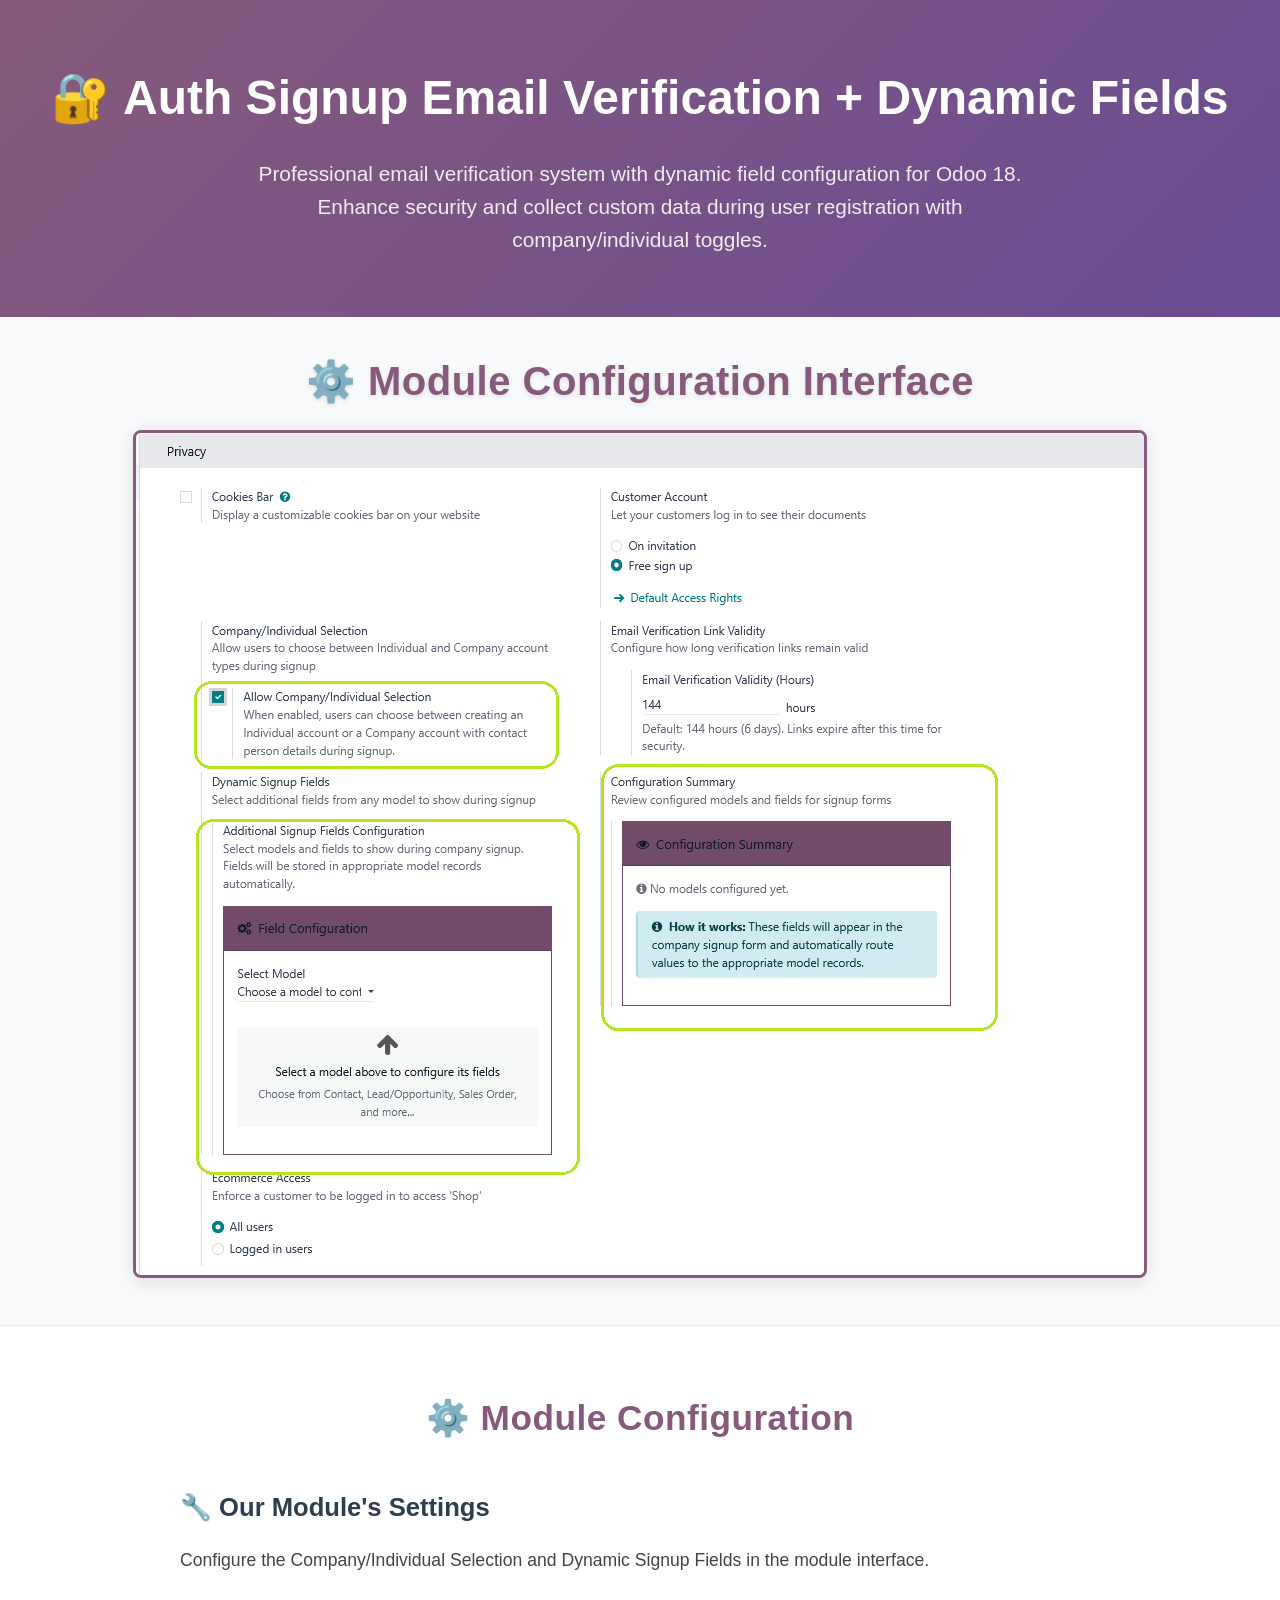
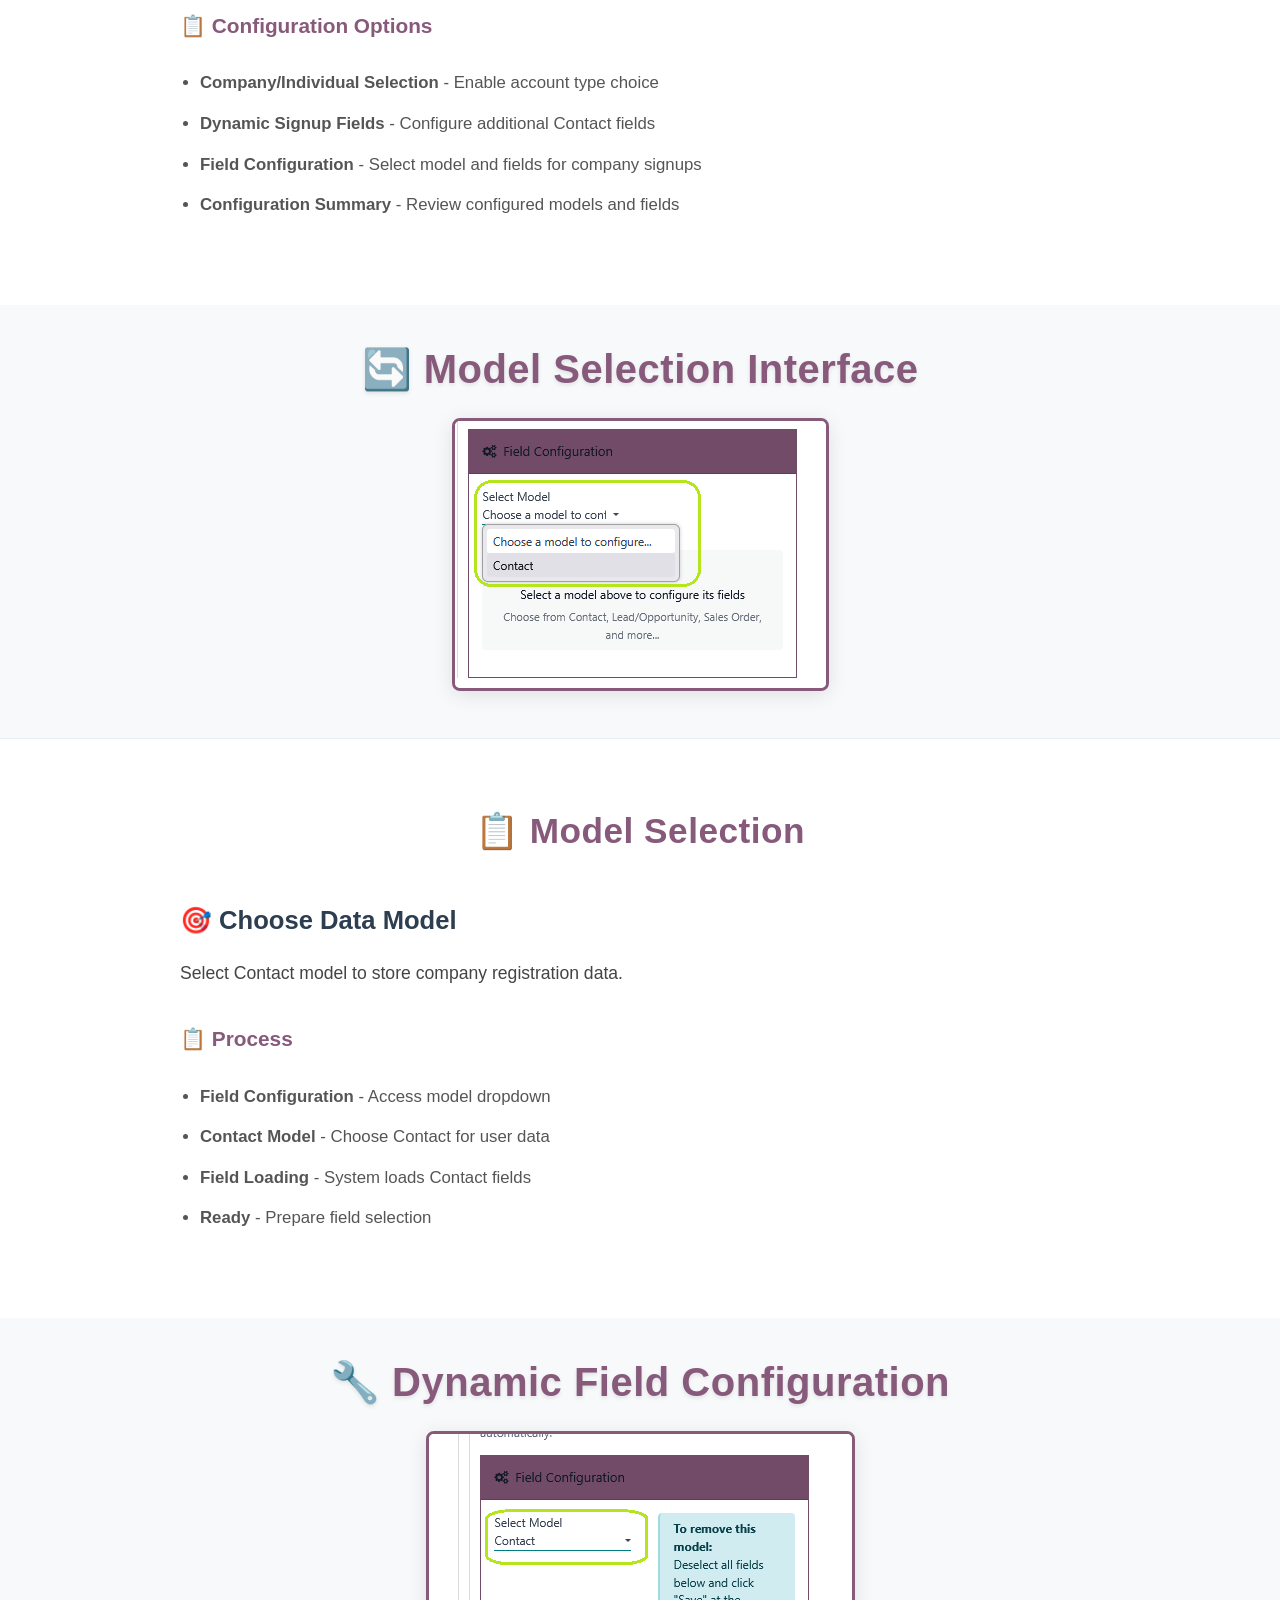
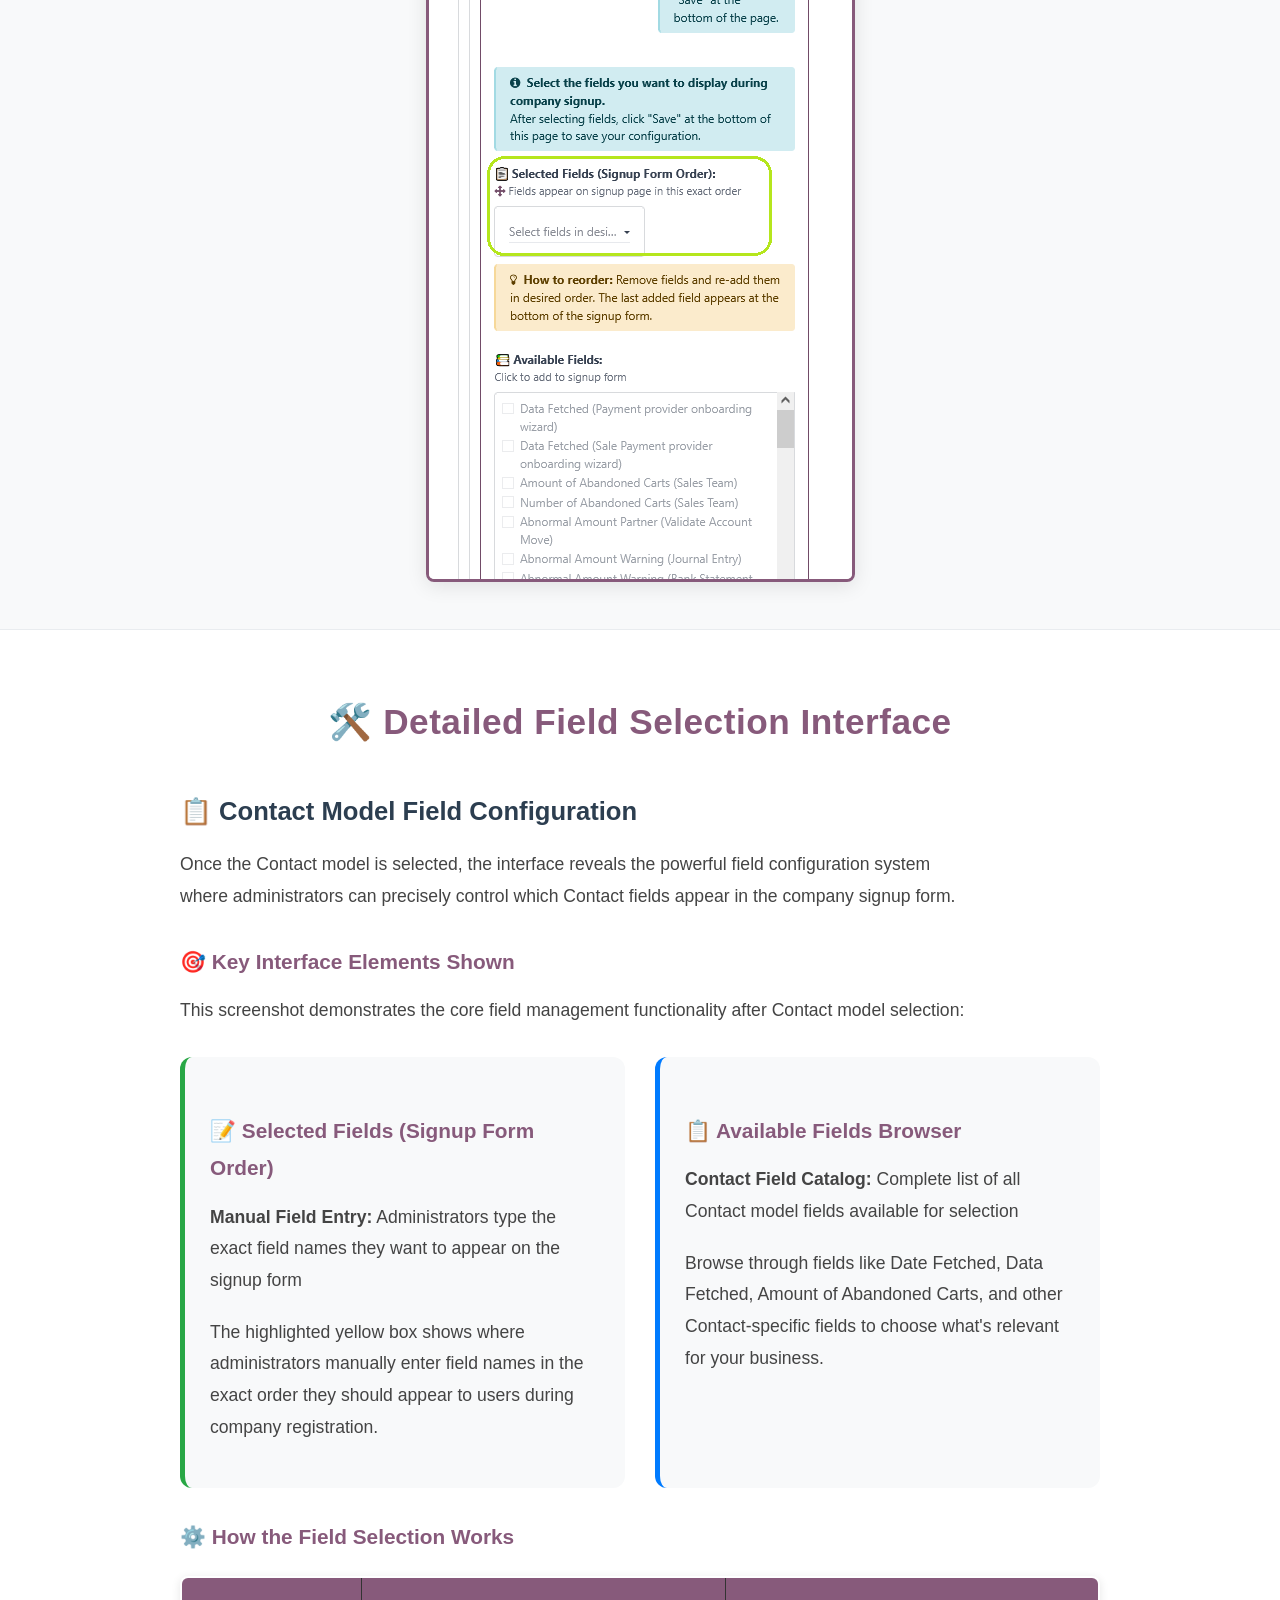
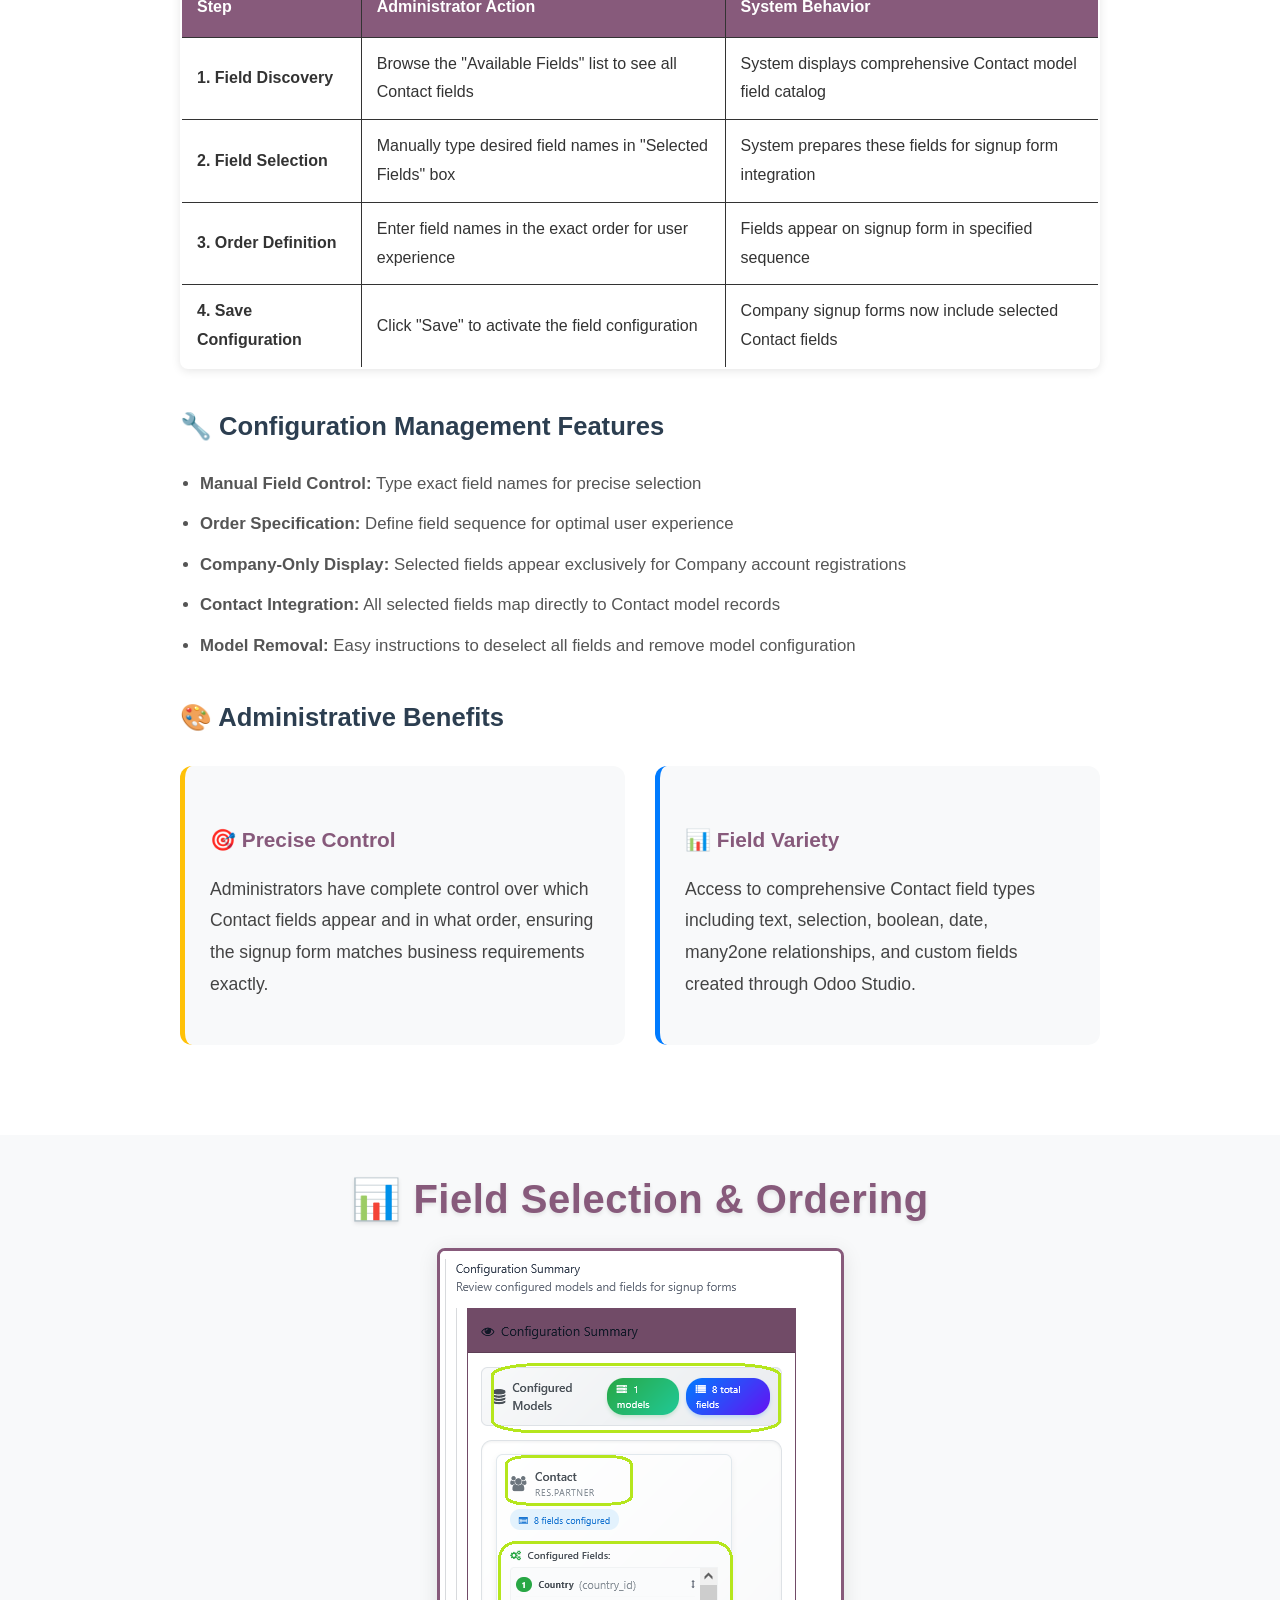
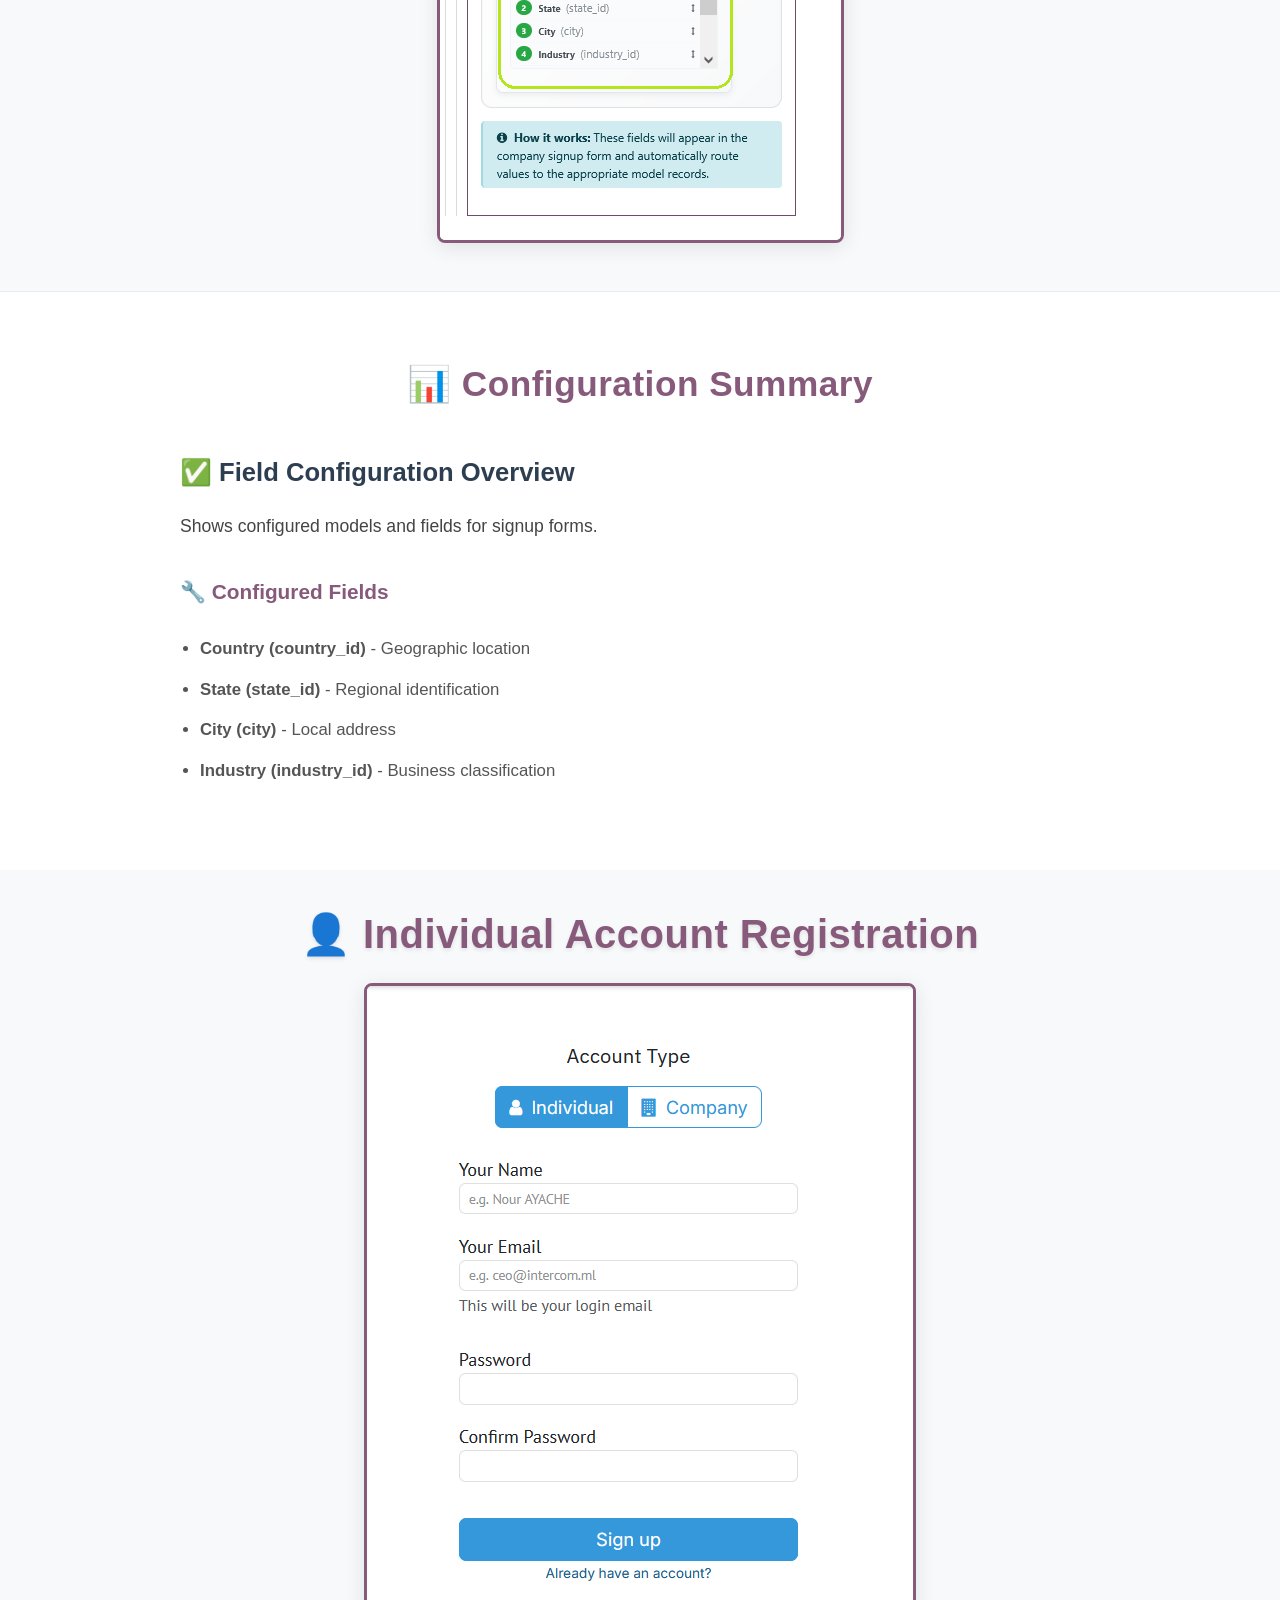
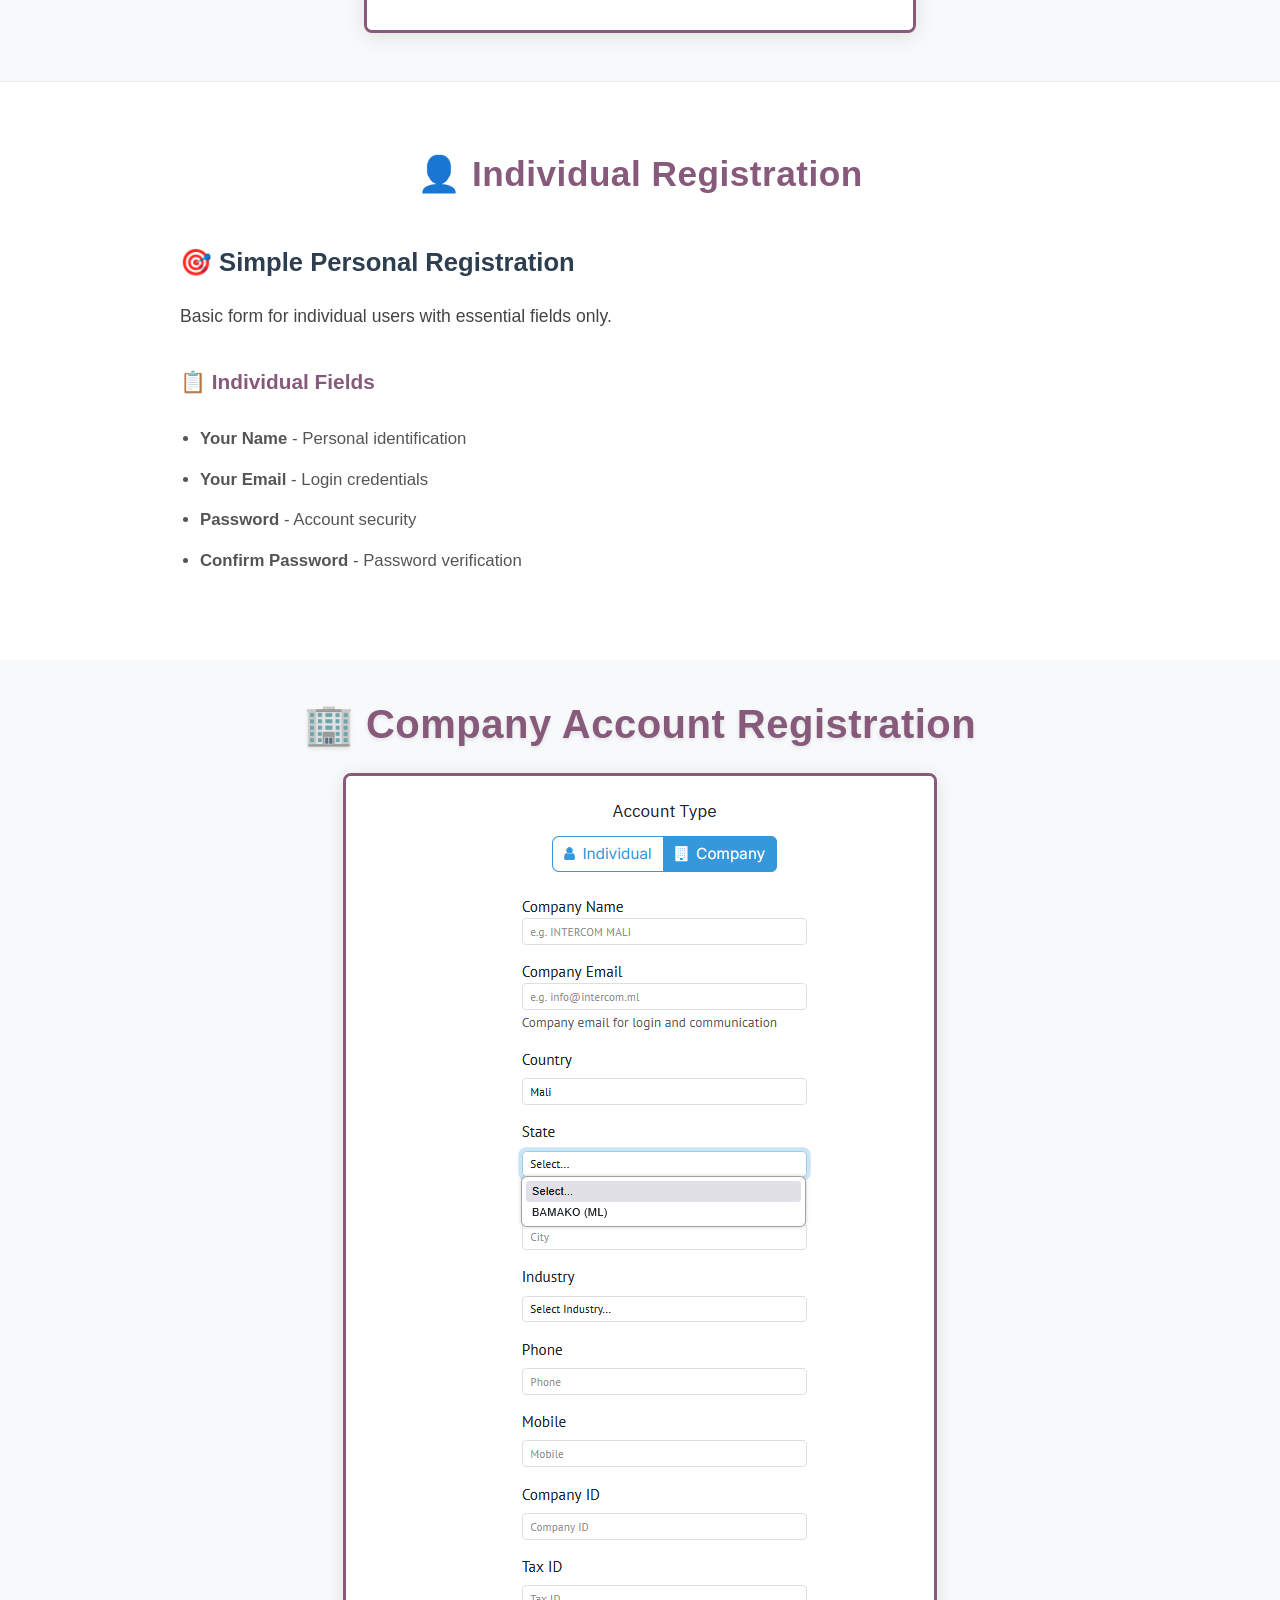
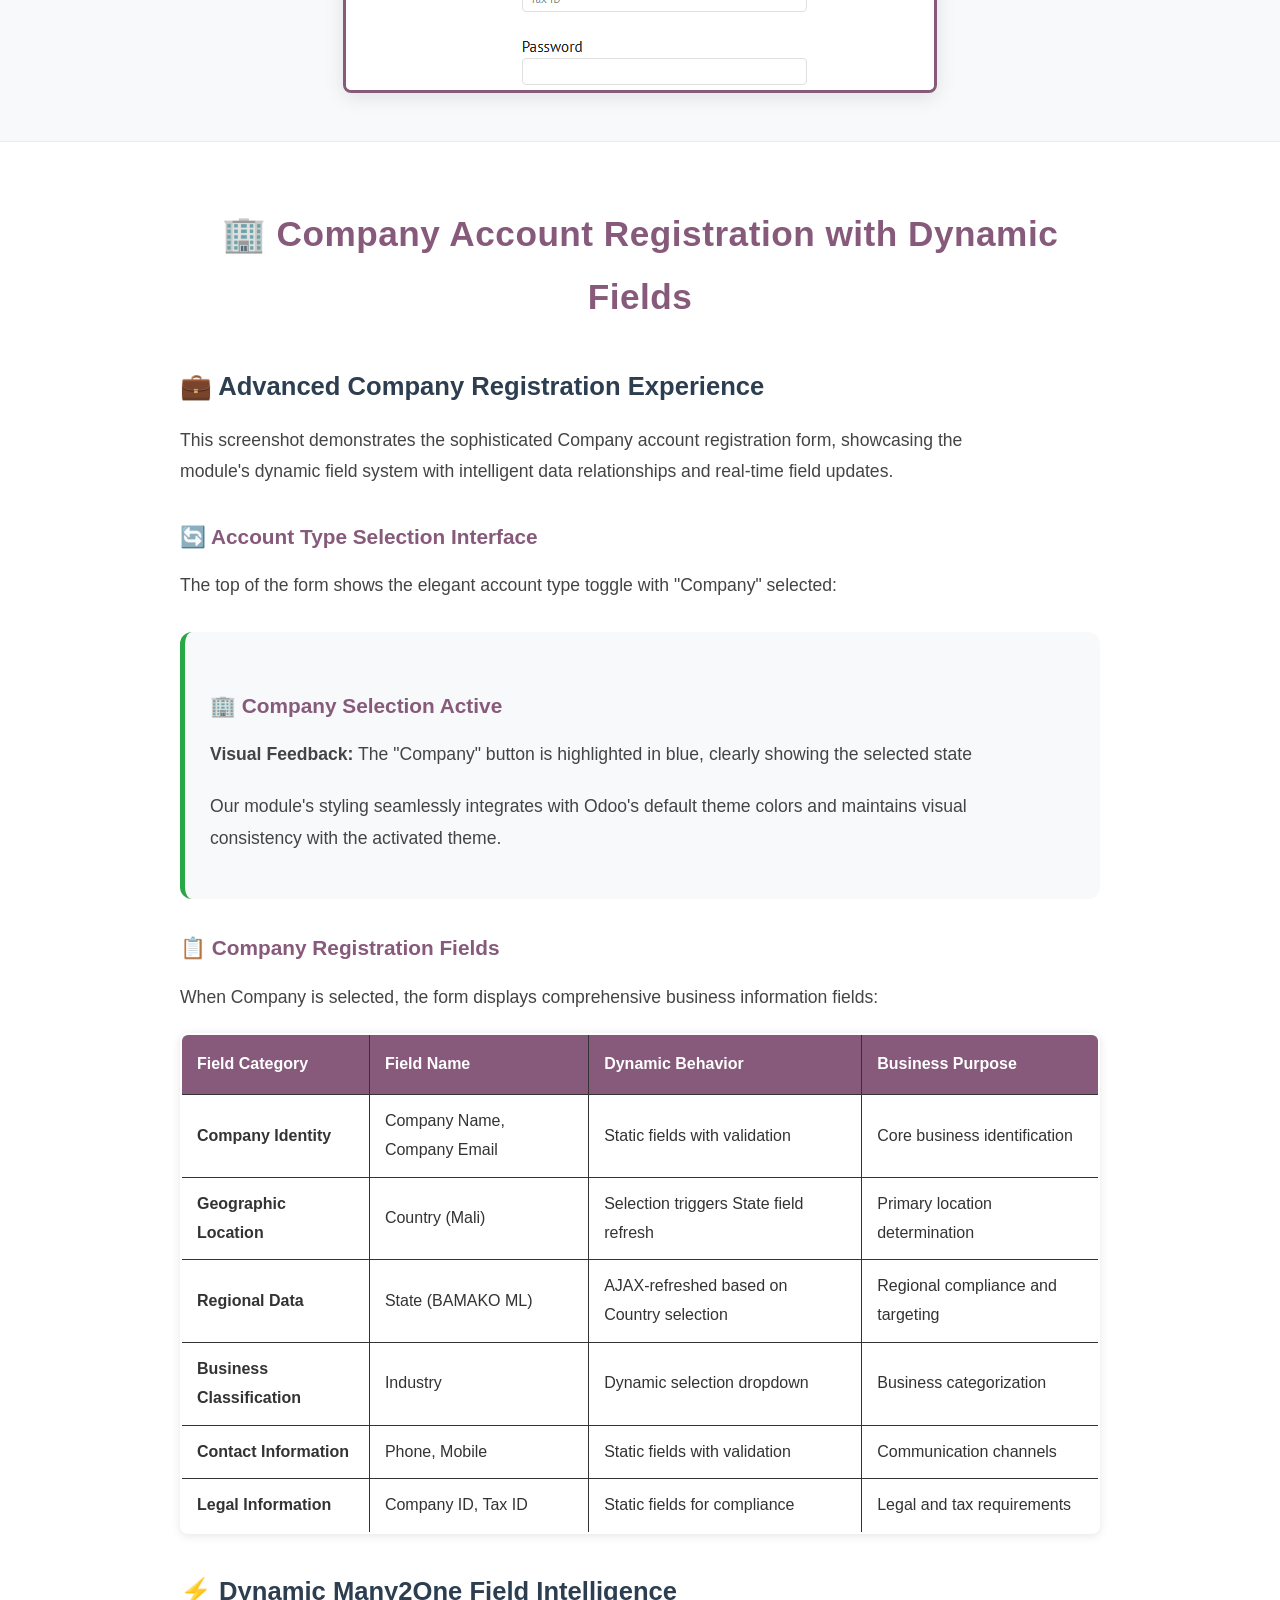
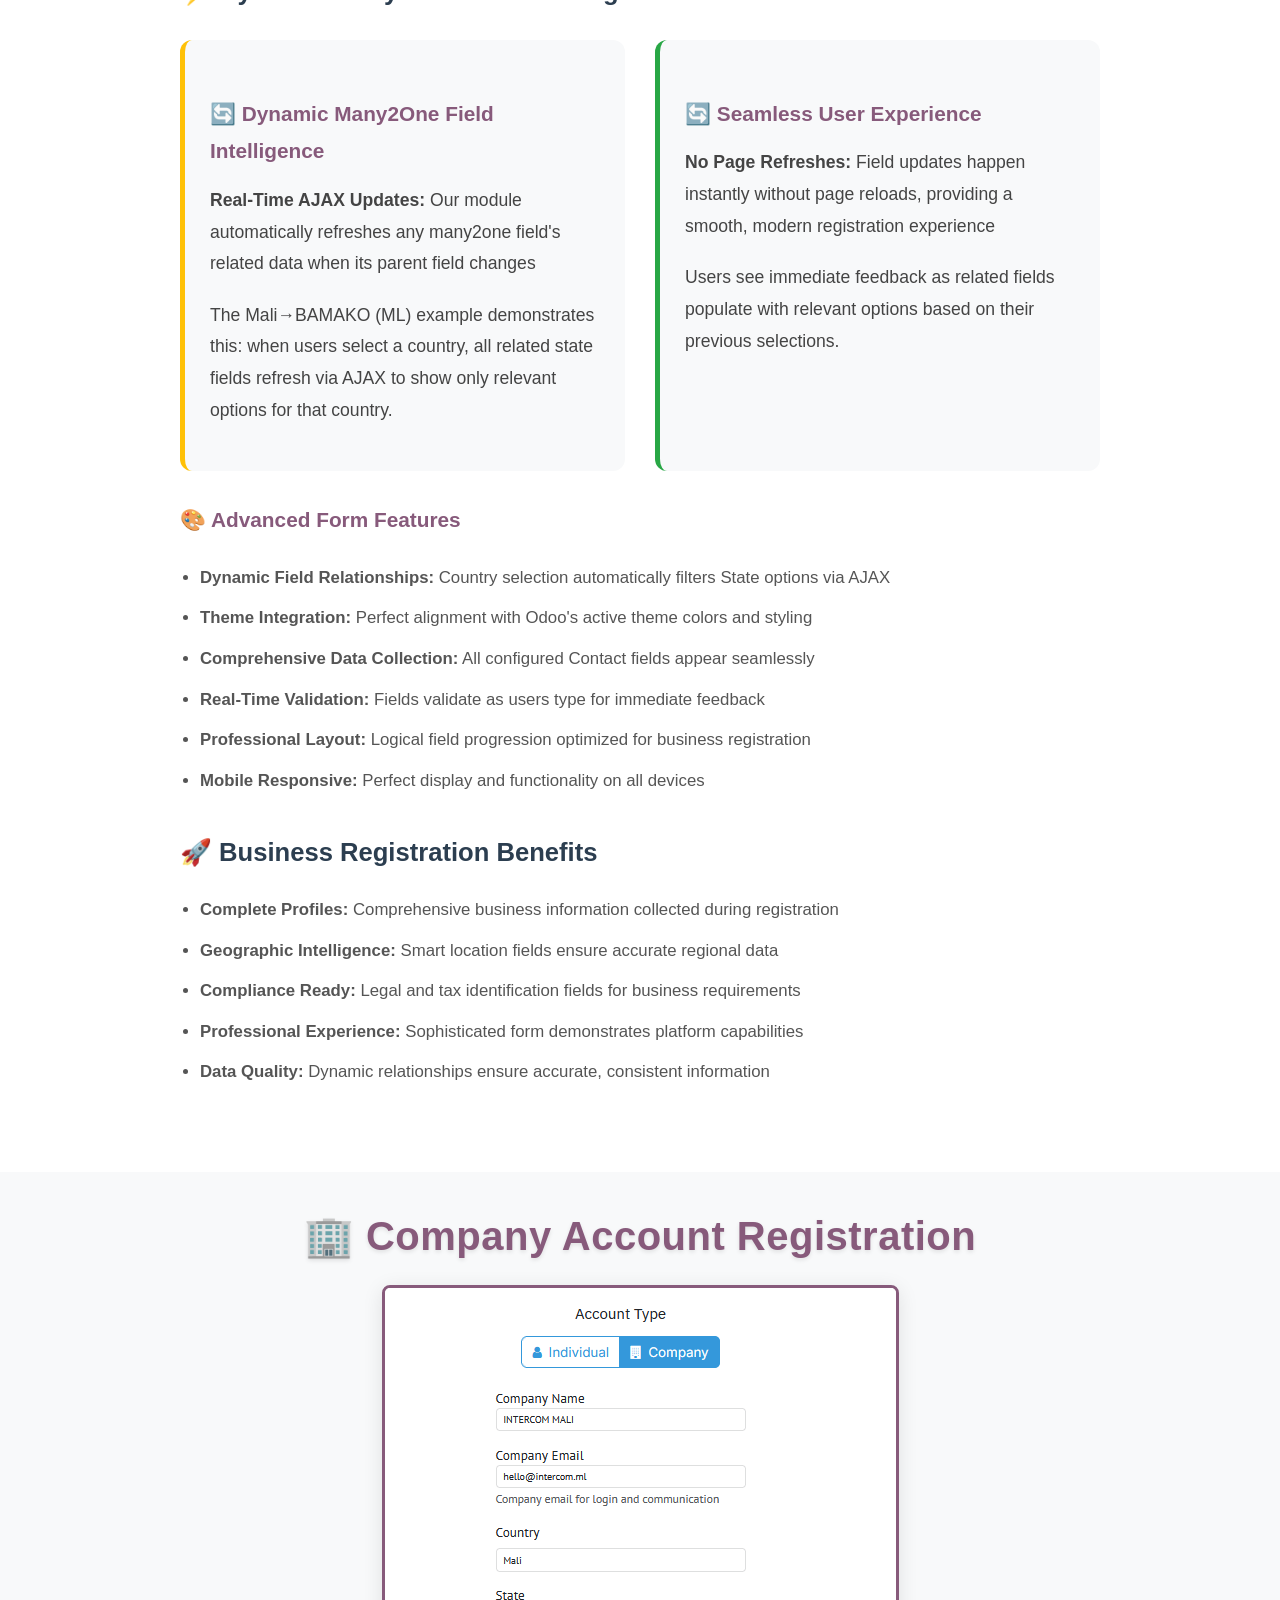
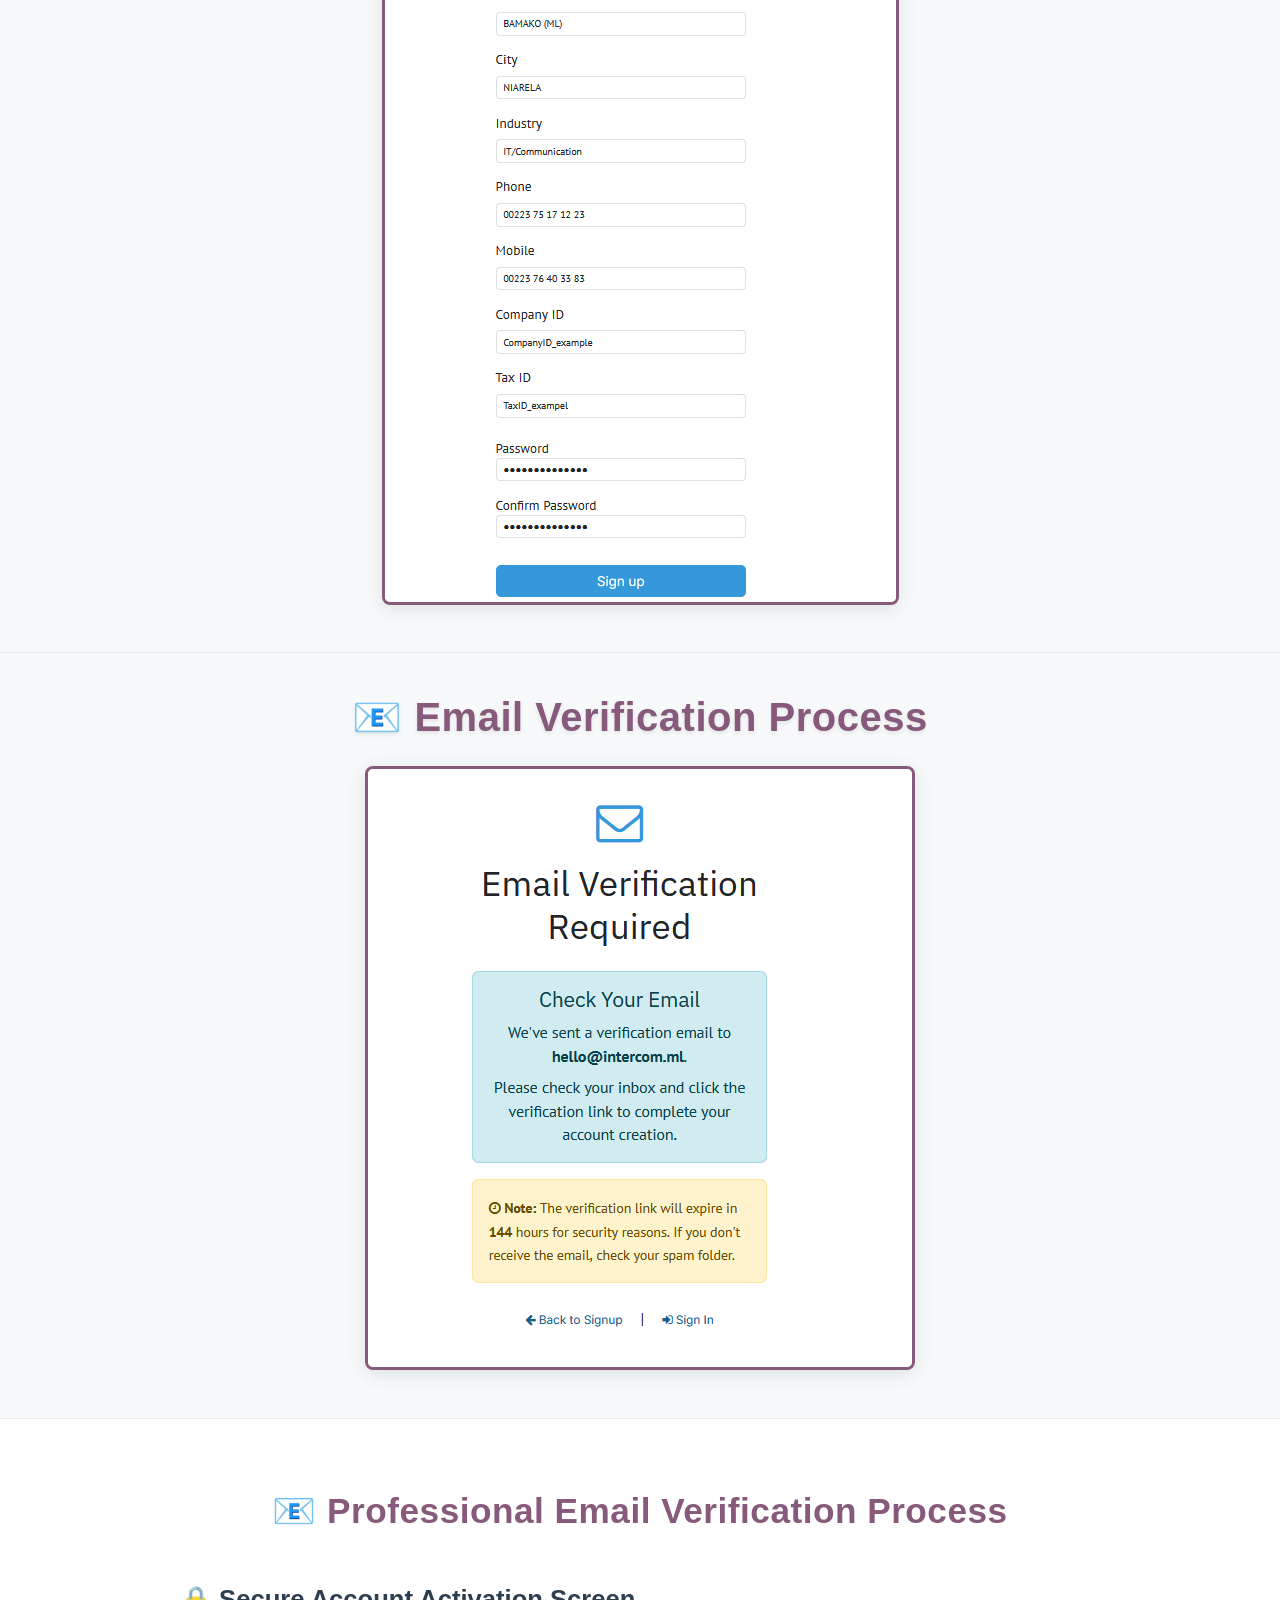
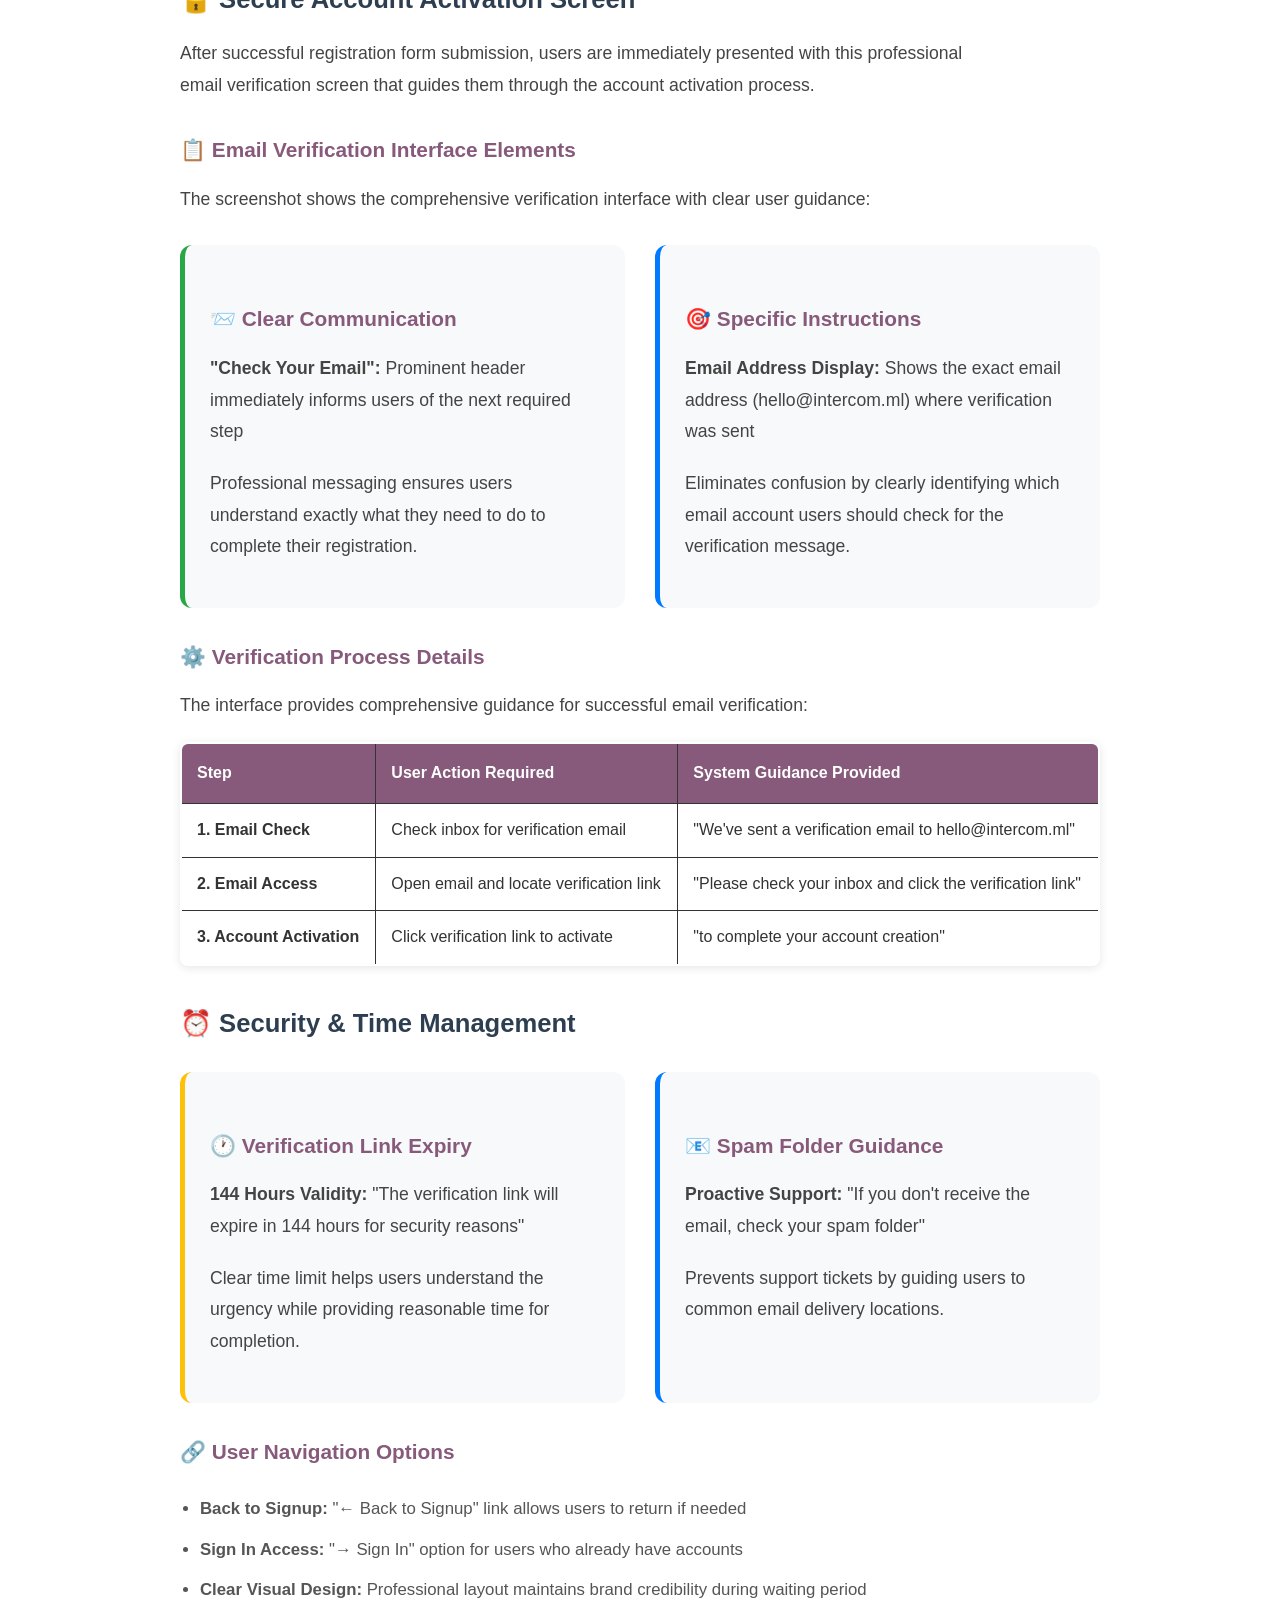
<file: custom_addons/auth_signup_email_verification/static/description/index.html>
<!DOCTYPE html>
<html lang="en">
<head>
    <meta charset="UTF-8">
    <meta name="viewport" content="width=device-width, initial-scale=1.0">
    <title>Auth Signup Email Verification + Dynamic Fields - Odoo 18</title>
    <style>
        /* Modern Clean CSS for Odoo App Store */
        * {
            margin: 0;
            padding: 0;
            box-sizing: border-box;
        }
        
        body {
            font-family: 'Segoe UI', Tahoma, Geneva, Verdana, sans-serif;
            line-height: 1.6;
            color: #333;
            background: #ffffff;
        }
        
        /* Header Section */
        .header-section {
            background: linear-gradient(135deg, #875A7B 0%, #6a4c93 100%);
            color: white;
            text-align: center;
            padding: 60px 20px;
            margin-bottom: 0;
        }
        
        .header-section h1 {
            font-size: 3rem;
            font-weight: 700;
            margin-bottom: 20px;
        }
        
        .header-section .subtitle {
            font-size: 1.3rem;
            opacity: 0.9;
            max-width: 800px;
            margin: 0 auto;
        }
        
        /* Image Sections - Clean and Separated */
        .image-section {
            background: #f8f9fa;
            padding: 40px 20px;
            text-align: center;
            border-bottom: 1px solid #e9ecef;
        }
        
        .image-section img {
            max-width: 100%;
            height: auto;
            border-radius: 8px;
            box-shadow: 0 4px 20px rgba(0,0,0,0.1);
            border: 3px solid #875A7B;
        }
        
        .image-title,
        .image-section .image-title,
        div.image-section div.image-title {
            font-size: 3rem !important;
            color: #875A7B !important;
            font-weight: 700 !important;
            margin-bottom: 25px !important;
            text-shadow: 0 2px 4px rgba(0,0,0,0.1) !important;
            letter-spacing: 0.5px !important;
            line-height: 1.2 !important;
        }
        
        /* Content Sections - Text Only */
        .content-section {
            background: white;
            padding: 60px 40px;
            max-width: 1000px;
            margin: 0 auto;
            line-height: 1.8;
        }
        
        .content-section h2 {
            color: #875A7B;
            font-size: 2.2rem;
            margin-bottom: 30px;
            text-align: center;
            font-weight: 700;
            letter-spacing: 0.5px;
        }
        
        .content-section h3 {
            color: #2c3e50;
            font-size: 1.6rem;
            margin: 40px 0 20px 0;
            font-weight: 600;
            line-height: 1.4;
        }
        
        .content-section h4 {
            color: #875A7B;
            font-size: 1.3rem;
            margin: 30px 0 15px 0;
            font-weight: 600;
        }
        
        .content-section p {
            margin-bottom: 20px;
            text-align: left;
            font-size: 1.1rem;
            color: #444;
            max-width: 800px;
        }
        
        .content-section ul {
            margin: 25px 0 25px 0;
            padding-left: 20px;
        }
        
        .content-section li {
            margin-bottom: 12px;
            font-size: 1.05rem;
            color: #555;
            line-height: 1.7;
        }
        
        /* Feature Grid */
        .feature-grid {
            display: grid;
            grid-template-columns: repeat(auto-fit, minmax(300px, 1fr));
            gap: 30px;
            margin: 30px 0;
        }
        
        .feature-box {
            background: #f8f9fa;
            padding: 25px;
            border-radius: 12px;
            border-left: 5px solid #875A7B;
            transition: all 0.3s ease;
        }
        
        .feature-box:hover {
            transform: translateY(-3px);
            box-shadow: 0 8px 25px rgba(0,0,0,0.1);
        }
        
        .feature-box.success {
            border-left-color: #28a745;
        }
        
        .feature-box.info {
            border-left-color: #007bff;
        }
        
        .feature-box.warning {
            border-left-color: #ffc107;
        }
        
        /* Tables */
        .feature-table {
            width: 100%;
            border-collapse: collapse;
            margin: 20px 0;
            background: white;
            border-radius: 8px;
            overflow: hidden;
            box-shadow: 0 2px 10px rgba(0,0,0,0.1);
            border: 2px solid #333;
        }
        
        .feature-table th {
            background: #875A7B;
            color: white;
            padding: 15px;
            text-align: left;
            border: 1px solid #333;
        }
        
        .feature-table td {
            padding: 12px 15px;
            border: 1px solid #333;
        }
        
        /* Responsive */
        /* CSS-Only Gallery with Navigation */
        .image-gallery {
            background: #f8f9fa;
            padding: 40px 20px;
            text-align: center;
            position: relative;
        }
        
        .gallery-slider {
            width: 100%;
            max-width: 800px;
            margin: 0 auto;
            position: relative;
            overflow: hidden;
            border-radius: 12px;
            box-shadow: 0 8px 30px rgba(0,0,0,0.15);
        }
        
        .gallery-container {
            display: flex;
            scroll-snap-type: x mandatory;
            scroll-behavior: smooth;
            overflow-x: auto;
            scrollbar-width: none;
            -ms-overflow-style: none;
        }
        
        .gallery-container::-webkit-scrollbar {
            display: none;
        }
        
        .gallery-slide {
            min-width: 100%;
            scroll-snap-align: start;
            position: relative;
        }
        
        .gallery-image {
            width: 100%;
            height: auto;
            display: block;
            border: 3px solid #875A7B;
            border-radius: 8px;
        }
        
        .gallery-nav {
            display: flex;
            justify-content: center;
            flex-wrap: wrap;
            gap: 8px;
            margin-top: 20px;
            padding: 0 20px;
        }
        
        .gallery-nav a {
            background: #875A7B;
            color: white;
            text-decoration: none;
            padding: 8px 16px;
            border-radius: 20px;
            font-size: 0.85rem;
            transition: all 0.3s ease;
            border: 2px solid transparent;
        }
        
        .gallery-nav a:hover {
            background: #6a4c93;
            transform: translateY(-2px);
            box-shadow: 0 4px 12px rgba(135, 90, 123, 0.3);
        }
        
        .gallery-arrows {
            position: absolute;
            top: 50%;
            transform: translateY(-50%);
            background: rgba(135, 90, 123, 0.9);
            color: white;
            width: 50px;
            height: 50px;
            border-radius: 50%;
            display: flex;
            align-items: center;
            justify-content: center;
            text-decoration: none;
            font-size: 1.5rem;
            font-weight: bold;
            transition: all 0.3s ease;
            z-index: 10;
        }
        
        .gallery-arrows:hover {
            background: rgba(135, 90, 123, 1);
            transform: translateY(-50%) scale(1.1);
        }
        
        .gallery-prev {
            left: 20px;
        }
        
        .gallery-next {
            right: 20px;
        }
        
        @media (max-width: 768px) {
            .header-section h1 {
                font-size: 2rem;
            }
            
            .header-section .subtitle {
                font-size: 1.1rem;
            }
            
            .image-title,
            .image-section .image-title,
            div.image-section div.image-title {
                font-size: 3rem !important;
                margin-bottom: 20px !important;
                color: #875A7B !important;
                font-weight: 700 !important;
                line-height: 1.2 !important;
            }
            
            .content-section {
                padding: 30px 15px;
            }
            
            .feature-grid {
                grid-template-columns: 1fr;
            }
            
            .gallery-nav {
                gap: 5px;
            }
            
            .gallery-tab {
                padding: 8px 15px;
                font-size: 0.8rem;
            }
        }
    </style>
</head>
<body>

<!-- HEADER SECTION -->
<div class="header-section">
    <h1>🔐 Auth Signup Email Verification + Dynamic Fields</h1>
    <div class="subtitle">
        Professional email verification system with dynamic field configuration for Odoo 18. 
        Enhance security and collect custom data during user registration with company/individual toggles.
            </div>
        </div>

<!-- IMAGE: Module Configuration Interface -->
<div class="image-section">
    <div class="image-title" style="font-size: 2.5rem !important; font-weight: 700 !important; color: #875A7B !important;">⚙️ Module Configuration Interface</div>
    <img src="02_admin_company_toggle_and_email_validity.png" alt="Module Configuration Interface" />
    </div>

<!-- CONTENT: Module Configuration -->
<div class="content-section">
    <h2>⚙️ Module Configuration</h2>
    
    <h3>🔧 Our Module's Settings</h3>
    <p>Configure the Company/Individual Selection and Dynamic Signup Fields in the module interface.</p>
    
    <h4>📋 Configuration Options</h4>
    <ul>
        <li><strong>Company/Individual Selection</strong> - Enable account type choice</li>
        <li><strong>Dynamic Signup Fields</strong> - Configure additional Contact fields</li>
        <li><strong>Field Configuration</strong> - Select model and fields for company signups</li>
        <li><strong>Configuration Summary</strong> - Review configured models and fields</li>
    </ul>
</div>

<!-- IMAGE: Model Selection Interface -->
<div class="image-section">
    <div class="image-title" style="font-size: 2.5rem !important; font-weight: 700 !important; color: #875A7B !important;">🔄 Model Selection Interface</div>
    <img src="03_signup_company_individual_toggle.png" alt="Model Selection Interface" />
</div>

<!-- CONTENT: Model Selection -->
<div class="content-section">
    <h2>📋 Model Selection</h2>
    
    <h3>🎯 Choose Data Model</h3>
    <p>Select Contact model to store company registration data.</p>
    
    <h4>📋 Process</h4>
    <ul>
        <li><strong>Field Configuration</strong> - Access model dropdown</li>
        <li><strong>Contact Model</strong> - Choose Contact for user data</li>
        <li><strong>Field Loading</strong> - System loads Contact fields</li>
        <li><strong>Ready</strong> - Prepare field selection</li>
    </ul>
</div>

<!-- IMAGE: Company/Individual Toggle -->
<!-- <div class="image-section">
    <div class="image-title">🔄 Step 3: User Account Type Selection</div>
    <img src="03_signup_company_individual_toggle.png" alt="Signup Company Individual Toggle" />
        </div> -->
        
<!-- CONTENT: Account Type Selection -->
<!-- <div class="content-section">
    <h2>🎯 Model Selection: The Foundation of Field Configuration</h2>
    
    <h3>📋 Choosing Your Data Destination</h3>
    <p>This crucial step determines where your collected registration data will be stored within your Odoo system. The model selection interface provides you with powerful flexibility to integrate signup data directly into your existing business workflows.</p>
    
    <h4>🔧 The Model Selection Interface</h4>
    <p>As shown in the screenshot, the <strong>Field Configuration</strong> section presents a clean, intuitive dropdown interface that allows administrators to choose their target model for data collection.</p>

    <div class="feature-grid">
            <div class="feature-box success">
            <h4>📊 Contact Model Selection</h4>
            <p><strong>Primary Choice:</strong> The Contact model is typically the most logical choice for user registration data</p>
            <p>When you select "Contact" from the dropdown, the system prepares to load all available Contact model fields for your configuration.</p>
            </div>
        
        <div class="feature-box info">
            <h4>🎨 Theme-Consistent Design</h4>
            <p><strong>Odoo Theme Integration:</strong> Our module automatically adapts to your active Odoo theme colors and styling</p>
            <p>Whether using default Odoo colors or custom themes, the account type toggle and all UI elements maintain perfect visual consistency with your installation's activated theme.</p>
        </div>
    </div>

    <h3>🎯 What Happens When You Select Contact Model</h3>
    <table class="feature-table">
        <thead>
            <tr>
                <th style="border: 1px solid #333;">Action</th>
                <th style="border: 1px solid #333;">System Response</th>
                <th style="border: 1px solid #333;">Administrator Benefit</th>
            </tr>
        </thead>
        <tbody>
            <tr>
                <td style="border: 1px solid #333;"><strong>Select Contact Model</strong></td>
                <td style="border: 1px solid #333;">System loads all Contact model fields</td>
                <td style="border: 1px solid #333;">Access to comprehensive contact information fields</td>
            </tr>
            <tr>
                <td style="border: 1px solid #333;"><strong>Field Analysis</strong></td>
                <td style="border: 1px solid #333;">Filters suitable fields for signup forms</td>
                <td style="border: 1px solid #333;">Only relevant, user-fillable fields are presented</td>
            </tr>
            <tr>
                <td style="border: 1px solid #333;"><strong>Configuration Ready</strong></td>
                <td style="border: 1px solid #333;">Prepares field selection interface</td>
                <td style="border: 1px solid #333;">Ready to customize registration form fields</td>
            </tr>
        </tbody>
    </table>

    <h3>💡 Contact Model Integration Benefits</h3>
    <ul>
        <li><strong>Direct Integration:</strong> Registration data flows directly into Contact records</li>
        <li><strong>No Data Duplication:</strong> Users become proper Contact records immediately</li>
        <li><strong>Optimized Performance:</strong> Focused on Contact model for maximum efficiency</li>
        <li><strong>Scalable Architecture:</strong> Easy to modify and expand Contact field selection as needs evolve</li>
    </ul>

    <h3>🚀 Preparing for Field Selection</h3>
    <p>Once you select the Contact model from this dropdown, the system will reveal the comprehensive field selection interface, allowing you to choose exactly which Contact fields should appear in your company registration forms.</p>

    <p><em><strong>Next Step:</strong> After selecting Contact model, the system will display all available Contact fields for you to choose from, which we'll explore in the next screenshot.</em></p>
            </div> -->

<!-- IMAGE: Field Configuration Interface -->
<div class="image-section">
    <div class="image-title" style="font-size: 2.5rem !important; font-weight: 700 !important; color: #875A7B !important;">🔧 Dynamic Field Configuration</div>
    <img src="04_admin_field_configuration_interface.png" alt="Field Configuration Interface" />
        </div>
        
<!-- CONTENT: Field Configuration -->
<div class="content-section">
    <h2>🛠️ Detailed Field Selection Interface</h2>
    
    <h3>📋 Contact Model Field Configuration</h3>
    <p>Once the Contact model is selected, the interface reveals the powerful field configuration system where administrators can precisely control which Contact fields appear in the company signup form.</p>
    
    <h4>🎯 Key Interface Elements Shown</h4>
    <p>This screenshot demonstrates the core field management functionality after Contact model selection:</p>
    
    <div class="feature-grid">
        <div class="feature-box success">
            <h4>📝 Selected Fields (Signup Form Order)</h4>
            <p><strong>Manual Field Entry:</strong> Administrators type the exact field names they want to appear on the signup form</p>
            <p>The highlighted yellow box shows where administrators manually enter field names in the exact order they should appear to users during company registration.</p>
        </div>
        
            <div class="feature-box info">
            <h4>📋 Available Fields Browser</h4>
            <p><strong>Contact Field Catalog:</strong> Complete list of all Contact model fields available for selection</p>
            <p>Browse through fields like Date Fetched, Data Fetched, Amount of Abandoned Carts, and other Contact-specific fields to choose what's relevant for your business.</p>
            </div>
        </div>

    <h4>⚙️ How the Field Selection Works</h4>
    <table class="feature-table">
        <thead>
            <tr>
                <th style="border: 1px solid #333;">Step</th>
                <th style="border: 1px solid #333;">Administrator Action</th>
                <th style="border: 1px solid #333;">System Behavior</th>
            </tr>
        </thead>
        <tbody>
            <tr>
                <td style="border: 1px solid #333;"><strong>1. Field Discovery</strong></td>
                <td style="border: 1px solid #333;">Browse the "Available Fields" list to see all Contact fields</td>
                <td style="border: 1px solid #333;">System displays comprehensive Contact model field catalog</td>
            </tr>
            <tr>
                <td style="border: 1px solid #333;"><strong>2. Field Selection</strong></td>
                <td style="border: 1px solid #333;">Manually type desired field names in "Selected Fields" box</td>
                <td style="border: 1px solid #333;">System prepares these fields for signup form integration</td>
            </tr>
            <tr>
                <td style="border: 1px solid #333;"><strong>3. Order Definition</strong></td>
                <td style="border: 1px solid #333;">Enter field names in the exact order for user experience</td>
                <td style="border: 1px solid #333;">Fields appear on signup form in specified sequence</td>
            </tr>
            <tr>
                <td style="border: 1px solid #333;"><strong>4. Save Configuration</strong></td>
                <td style="border: 1px solid #333;">Click "Save" to activate the field configuration</td>
                <td style="border: 1px solid #333;">Company signup forms now include selected Contact fields</td>
            </tr>
        </tbody>
    </table>

    <h3>🔧 Configuration Management Features</h3>
    <ul>
        <li><strong>Manual Field Control:</strong> Type exact field names for precise selection</li>
        <li><strong>Order Specification:</strong> Define field sequence for optimal user experience</li>
        <li><strong>Company-Only Display:</strong> Selected fields appear exclusively for Company account registrations</li>
        <li><strong>Contact Integration:</strong> All selected fields map directly to Contact model records</li>
        <li><strong>Model Removal:</strong> Easy instructions to deselect all fields and remove model configuration</li>
    </ul>

    <h3>🎨 Administrative Benefits</h3>
    <div class="feature-grid">
        <div class="feature-box warning">
            <h4>🎯 Precise Control</h4>
            <p>Administrators have complete control over which Contact fields appear and in what order, ensuring the signup form matches business requirements exactly.</p>
        </div>
        
            <div class="feature-box info">
            <h4>📊 Field Variety</h4>
            <p>Access to comprehensive Contact field types including text, selection, boolean, date, many2one relationships, and custom fields created through Odoo Studio.</p>
            </div>
        </div>
    </div>

<!-- IMAGE: Field Selection and Ordering -->
<div class="image-section">
        <div class="image-title" style="font-size: 2.5rem !important; font-weight: 700 !important; color: #875A7B !important;">📊 Field Selection & Ordering</div>
    <img src="05_admin_field_selection_ordering.png" alt="Admin Field Selection Ordering" />
        </div>
        
<!-- CONTENT: Field Selection -->
<div class="content-section">
    <h2>📊 Configuration Summary</h2>
    
    <h3>✅ Field Configuration Overview</h3>
    <p>Shows configured models and fields for signup forms.</p>
    
    <h4>🔧 Configured Fields</h4>
    <ul>
        <li><strong>Country (country_id)</strong> - Geographic location</li>
        <li><strong>State (state_id)</strong> - Regional identification</li>
        <li><strong>City (city)</strong> - Local address</li>
        <li><strong>Industry (industry_id)</strong> - Business classification</li>
    </ul>
</div>

<!-- IMAGE: Configuration Summary -->
<div class="image-section">
        <div class="image-title" style="font-size: 2.5rem !important; font-weight: 700 !important; color: #875A7B !important;">👤 Individual Account Registration</div>
    <img src="06_admin_configuration_summary.png" alt="Individual Account Registration Form" />
            </div>

<!-- CONTENT: Individual Account Registration -->
<div class="content-section">
    <h2>👤 Individual Registration</h2>
    
    <h3>🎯 Simple Personal Registration</h3>
    <p>Basic form for individual users with essential fields only.</p>
    
    <h4>📋 Individual Fields</h4>
    <ul>
        <li><strong>Your Name</strong> - Personal identification</li>
        <li><strong>Your Email</strong> - Login credentials</li>
        <li><strong>Password</strong> - Account security</li>
        <li><strong>Confirm Password</strong> - Password verification</li>
    </ul>
</div>

<!-- IMAGE: Individual Signup Form -->
<div class="image-section">
    <div class="image-title" style="font-size: 2.5rem !important; font-weight: 700 !important; color: #875A7B !important;">🏢 Company Account Registration</div>
    <img src="07_user_signup_form_individual.png" alt="Individual Signup Form" />
            </div>

<!-- CONTENT: Company Signup Dynamic Fields -->
<div class="content-section">
    <h2>🏢 Company Account Registration with Dynamic Fields</h2>
    
    <h3>💼 Advanced Company Registration Experience</h3>
    <p>This screenshot demonstrates the sophisticated Company account registration form, showcasing the module's dynamic field system with intelligent data relationships and real-time field updates.</p>
    
    <h4>🔄 Account Type Selection Interface</h4>
    <p>The top of the form shows the elegant account type toggle with "Company" selected:</p>
    
    <div class="feature-grid">
        <div class="feature-box success">
            <h4>🏢 Company Selection Active</h4>
            <p><strong>Visual Feedback:</strong> The "Company" button is highlighted in blue, clearly showing the selected state</p>
            <p>Our module's styling seamlessly integrates with Odoo's default theme colors and maintains visual consistency with the activated theme.</p>
        </div>
        
        <!-- <div class="feature-box info">
            <h4>👤 Individual Option Available</h4>
            <p><strong>Alternative Choice:</strong> The "Individual" button remains visible but inactive, allowing easy account type switching</p>
            <p>Theme-consistent design ensures perfect integration with your Odoo installation's color scheme.</p>
        </div> -->
    </div>

    <h4>📋 Company Registration Fields</h4>
    <p>When Company is selected, the form displays comprehensive business information fields:</p>
    
    <table class="feature-table">
        <thead>
            <tr>
                <th style="border: 1px solid #333;">Field Category</th>
                <th style="border: 1px solid #333;">Field Name</th>
                <th style="border: 1px solid #333;">Dynamic Behavior</th>
                <th style="border: 1px solid #333;">Business Purpose</th>
            </tr>
        </thead>
        <tbody>
            <tr>
                <td style="border: 1px solid #333;"><strong>Company Identity</strong></td>
                <td style="border: 1px solid #333;">Company Name, Company Email</td>
                <td style="border: 1px solid #333;">Static fields with validation</td>
                <td style="border: 1px solid #333;">Core business identification</td>
            </tr>
            <tr>
                <td style="border: 1px solid #333;"><strong>Geographic Location</strong></td>
                <td style="border: 1px solid #333;">Country (Mali)</td>
                <td style="border: 1px solid #333;">Selection triggers State field refresh</td>
                <td style="border: 1px solid #333;">Primary location determination</td>
            </tr>
            <tr>
                <td style="border: 1px solid #333;"><strong>Regional Data</strong></td>
                <td style="border: 1px solid #333;">State (BAMAKO ML)</td>
                <td style="border: 1px solid #333;">AJAX-refreshed based on Country selection</td>
                <td style="border: 1px solid #333;">Regional compliance and targeting</td>
            </tr>
            <tr>
                <td style="border: 1px solid #333;"><strong>Business Classification</strong></td>
                <td style="border: 1px solid #333;">Industry</td>
                <td style="border: 1px solid #333;">Dynamic selection dropdown</td>
                <td style="border: 1px solid #333;">Business categorization</td>
            </tr>
            <tr>
                <td style="border: 1px solid #333;"><strong>Contact Information</strong></td>
                <td style="border: 1px solid #333;">Phone, Mobile</td>
                <td style="border: 1px solid #333;">Static fields with validation</td>
                <td style="border: 1px solid #333;">Communication channels</td>
            </tr>
            <tr>
                <td style="border: 1px solid #333;"><strong>Legal Information</strong></td>
                <td style="border: 1px solid #333;">Company ID, Tax ID</td>
                <td style="border: 1px solid #333;">Static fields for compliance</td>
                <td style="border: 1px solid #333;">Legal and tax requirements</td>
            </tr>
        </tbody>
    </table>

    <h3>⚡ Dynamic Many2One Field Intelligence</h3>
    <div class="feature-grid">
        <div class="feature-box warning">
            <h4>🔄 Dynamic Many2One Field Intelligence</h4>
            <p><strong>Real-Time AJAX Updates:</strong> Our module automatically refreshes any many2one field's related data when its parent field changes</p>
            <p>The Mali→BAMAKO (ML) example demonstrates this: when users select a country, all related state fields refresh via AJAX to show only relevant options for that country.</p>
        </div>
        
        <div class="feature-box success">
            <h4>🔄 Seamless User Experience</h4>
            <p><strong>No Page Refreshes:</strong> Field updates happen instantly without page reloads, providing a smooth, modern registration experience</p>
            <p>Users see immediate feedback as related fields populate with relevant options based on their previous selections.</p>
        </div>
    </div>

    <h4>🎨 Advanced Form Features</h4>
    <ul>
        <li><strong>Dynamic Field Relationships:</strong> Country selection automatically filters State options via AJAX</li>
        <li><strong>Theme Integration:</strong> Perfect alignment with Odoo's active theme colors and styling</li>
        <li><strong>Comprehensive Data Collection:</strong> All configured Contact fields appear seamlessly</li>
        <li><strong>Real-Time Validation:</strong> Fields validate as users type for immediate feedback</li>
        <li><strong>Professional Layout:</strong> Logical field progression optimized for business registration</li>
        <li><strong>Mobile Responsive:</strong> Perfect display and functionality on all devices</li>
    </ul>

    <h3>🚀 Business Registration Benefits</h3>
    <ul>
        <li><strong>Complete Profiles:</strong> Comprehensive business information collected during registration</li>
        <li><strong>Geographic Intelligence:</strong> Smart location fields ensure accurate regional data</li>
        <li><strong>Compliance Ready:</strong> Legal and tax identification fields for business requirements</li>
        <li><strong>Professional Experience:</strong> Sophisticated form demonstrates platform capabilities</li>
        <li><strong>Data Quality:</strong> Dynamic relationships ensure accurate, consistent information</li>
    </ul>
</div>

<!-- IMAGE: Company Signup Form -->
<div class="image-section">
    <div class="image-title" style="font-size: 2.5rem !important; font-weight: 700 !important; color: #875A7B !important;">🏢 Company Account Registration</div>
    <img src="08_user_signup_form_company.png" alt="Company Signup Form" />
    </div>

<!-- CONTENT: Company Signup -->
<!-- <div class="content-section">
    <h2>🏢 Company Registration: Complete Data Example</h2>
    
    <h3>📋 Completed Company Registration Form</h3>
    <p>This screenshot shows the same Company registration form with complete sample data, demonstrating how the dynamic fields work together to collect comprehensive business information.</p>
    
    <h4>💼 Sample Company Data Demonstration</h4>
    <p>The form shows realistic business data for "INTERCOM MALI" company, illustrating the type of information collected:</p>
    
    <table class="feature-table">
        <thead>
            <tr>
                <th style="border: 1px solid #333;">Field Category</th>
                <th style="border: 1px solid #333;">Sample Data Shown</th>
                <th style="border: 1px solid #333;">Data Quality Benefits</th>
            </tr>
        </thead>
        <tbody>
            <tr>
                <td style="border: 1px solid #333;"><strong>Company Identity</strong></td>
                <td style="border: 1px solid #333;">INTERCOM MALI, hello@intercom.ml</td>
                <td style="border: 1px solid #333;">Professional business identification and primary contact</td>
            </tr>
            <tr>
                <td style="border: 1px solid #333;"><strong>Geographic Data</strong></td>
                <td style="border: 1px solid #333;">Mali → BAMAKO (ML) → NIARELA</td>
                <td style="border: 1px solid #333;">Complete location hierarchy from country to city district</td>
            </tr>
            <tr>
                <td style="border: 1px solid #333;"><strong>Business Classification</strong></td>
                <td style="border: 1px solid #333;">IT/Communication</td>
                <td style="border: 1px solid #333;">Industry categorization for targeted services</td>
            </tr>
            <tr>
                <td style="border: 1px solid #333;"><strong>Contact Information</strong></td>
                <td style="border: 1px solid #333;">00223 75 17 12 23, 00223 76 40 33 63</td>
                <td style="border: 1px solid #333;">Multiple communication channels for business contact</td>
            </tr>
            <tr>
                <td style="border: 1px solid #333;"><strong>Legal Identifiers</strong></td>
                <td style="border: 1px solid #333;">CompanyID_example, TaxID_example1</td>
                <td style="border: 1px solid #333;">Compliance-ready legal and tax identification</td>
            </tr>
            <tr>
                <td style="border: 1px solid #333;"><strong>Security</strong></td>
                <td style="border: 1px solid #333;">••••••••••••, ••••••••••••</td>
                <td style="border: 1px solid #333;">Secure password entry with confirmation validation</td>
            </tr>
        </tbody>
    </table>

    <h3>🔄 Dynamic Field Relationship in Action</h3>
    <div class="feature-grid">
        <div class="feature-box success">
            <h4>🌍 Geographic Intelligence Demonstrated</h4>
            <p><strong>Mali → BAMAKO (ML) → NIARELA:</strong> Perfect example of the AJAX-powered field relationships</p>
            <p>Shows how selecting Mali automatically populated BAMAKO (ML) in the State field, and NIARELA appears in the City field, demonstrating the intelligent geographic data flow.</p>
        </div>
        
        <div class="feature-box info">
            <h4>📊 Complete Business Profile</h4>
            <p><strong>Comprehensive Data Collection:</strong> Every configured Contact field is properly filled with realistic business information</p>
            <p>Demonstrates the module's ability to collect complete, structured business data during the registration process.</p>
        </div>
    </div>

    <h4>💡 Data Quality & User Experience</h4>
    <ul>
        <li><strong>Realistic Examples:</strong> Sample data shows the type of information businesses typically provide</li>
        <li><strong>Complete Profiles:</strong> All dynamic Contact fields working together to create comprehensive business records</li>
        <li><strong>Geographic Accuracy:</strong> Smart location fields ensure precise regional identification</li>
        <li><strong>Professional Validation:</strong> Password fields show proper security handling with masked display</li>
        <li><strong>Business-Ready Format:</strong> Phone numbers, emails, and IDs in appropriate business formats</li>
        <li><strong>Industry Classification:</strong> IT/Communication sector properly categorized for business analytics</li>
    </ul>

    <h3>🎯 Registration Process Benefits</h3>
    <div class="feature-grid">
        <div class="feature-box warning">
            <h4>🚀 Immediate Business Value</h4>
            <p><strong>Complete Contact Records:</strong> Upon registration, businesses become fully populated Contact records with all relevant information structured and ready for business operations.</p>
        </div>
        
        <div class="feature-box success">
            <h4>📈 Enhanced Business Intelligence</h4>
            <p><strong>Rich Data Foundation:</strong> Comprehensive registration data provides immediate insights for sales, marketing, and customer service teams.</p>
        </div>
    </div>

    <h4>🔧 Form Completion Features</h4>
    <ul>
        <li><strong>Visual Confirmation:</strong> All fields properly populated showing successful form completion</li>
        <li><strong>Ready for Submission:</strong> Prominent "Sign up" button indicates form is ready for processing</li>
        <li><strong>Data Consistency:</strong> All information follows proper formatting and validation rules</li>
        <li><strong>Professional Presentation:</strong> Business-grade form suitable for enterprise-level registrations</li>
    </ul>
</div> -->

<!-- IMAGE: Dynamic Contact Fields -->
<div class="image-section">
    <div class="image-title" style="font-size: 2.5rem !important; font-weight: 700 !important; color: #875A7B !important;">📧 Email Verification Process</div>
    <img src="09_user_signup_dynamic_contact_fields.png" alt="Email Verification Required Screen" />
            </div>

<!-- CONTENT: Email Verification -->
<div class="content-section">
    <h2>📧 Professional Email Verification Process</h2>
    
    <h3>🔒 Secure Account Activation Screen</h3>
    <p>After successful registration form submission, users are immediately presented with this professional email verification screen that guides them through the account activation process.</p>
    
    <h4>📋 Email Verification Interface Elements</h4>
    <p>The screenshot shows the comprehensive verification interface with clear user guidance:</p>
    
    <div class="feature-grid">
        <div class="feature-box success">
            <h4>📨 Clear Communication</h4>
            <p><strong>"Check Your Email":</strong> Prominent header immediately informs users of the next required step</p>
            <p>Professional messaging ensures users understand exactly what they need to do to complete their registration.</p>
        </div>
        
        <div class="feature-box info">
            <h4>🎯 Specific Instructions</h4>
            <p><strong>Email Address Display:</strong> Shows the exact email address (hello@intercom.ml) where verification was sent</p>
            <p>Eliminates confusion by clearly identifying which email account users should check for the verification message.</p>
        </div>
    </div>

    <h4>⚙️ Verification Process Details</h4>
    <p>The interface provides comprehensive guidance for successful email verification:</p>
    
    <table class="feature-table">
        <thead>
            <tr>
                <th style="border: 1px solid #333;">Step</th>
                <th style="border: 1px solid #333;">User Action Required</th>
                <th style="border: 1px solid #333;">System Guidance Provided</th>
            </tr>
        </thead>
        <tbody>
            <tr>
                <td style="border: 1px solid #333;"><strong>1. Email Check</strong></td>
                <td style="border: 1px solid #333;">Check inbox for verification email</td>
                <td style="border: 1px solid #333;">"We've sent a verification email to hello@intercom.ml"</td>
            </tr>
            <tr>
                <td style="border: 1px solid #333;"><strong>2. Email Access</strong></td>
                <td style="border: 1px solid #333;">Open email and locate verification link</td>
                <td style="border: 1px solid #333;">"Please check your inbox and click the verification link"</td>
            </tr>
            <tr>
                <td style="border: 1px solid #333;"><strong>3. Account Activation</strong></td>
                <td style="border: 1px solid #333;">Click verification link to activate</td>
                <td style="border: 1px solid #333;">"to complete your account creation"</td>
            </tr>
        </tbody>
    </table>

    <h3>⏰ Security & Time Management</h3>
    <div class="feature-grid">
        <div class="feature-box warning">
            <h4>🕐 Verification Link Expiry</h4>
            <p><strong>144 Hours Validity:</strong> "The verification link will expire in 144 hours for security reasons"</p>
            <p>Clear time limit helps users understand the urgency while providing reasonable time for completion.</p>
        </div>
        
        <div class="feature-box info">
            <h4>📧 Spam Folder Guidance</h4>
            <p><strong>Proactive Support:</strong> "If you don't receive the email, check your spam folder"</p>
            <p>Prevents support tickets by guiding users to common email delivery locations.</p>
        </div>
    </div>

    <h4>🔗 User Navigation Options</h4>
    <ul>
        <li><strong>Back to Signup:</strong> "← Back to Signup" link allows users to return if needed</li>
        <li><strong>Sign In Access:</strong> "→ Sign In" option for users who already have accounts</li>
        <li><strong>Clear Visual Design:</strong> Professional layout maintains brand credibility during waiting period</li>
        <li><strong>Mobile Responsive:</strong> Perfect display and functionality on all devices</li>
    </ul>

    <h3>🛡️ Security Benefits Demonstrated</h3>
    <ul>
        <li><strong>Email Ownership Verification:</strong> Ensures users control the provided email address</li>
        <li><strong>Spam Prevention:</strong> Prevents automated fake account creation</li>
        <li><strong>Time-Limited Access:</strong> 144-hour expiry provides security without excessive urgency</li>
        <li><strong>Professional Communication:</strong> High-quality verification process builds user trust</li>
        <li><strong>Clear Instructions:</strong> Reduces user confusion and support requests</li>
    </ul>

    <h3>🎨 User Experience Excellence</h3>
    <div class="feature-grid">
        <div class="feature-box success">
            <h4>📱 Modern Interface Design</h4>
            <p><strong>Clean Layout:</strong> Professional appearance reinforces platform credibility and user confidence in the verification process.</p>
        </div>
        
        <div class="feature-box warning">
            <h4>🔄 Seamless Integration</h4>
            <p><strong>Branded Experience:</strong> Consistent visual design maintains brand identity throughout the registration journey.</p>
        </div>
    </div>
</div>

<!-- IMAGE: Email Verification Page -->
<div class="image-section">
    <div class="image-title" style="font-size: 2.5rem !important; font-weight: 700 !important; color: #875A7B !important;">📨 Professional Email Template</div>
    <img src="10_user_verification_pending_page.png" alt="Professional Email Template" />
    </div>

<!-- CONTENT: Email Template -->
<div class="content-section">
    <h2>📨 Professional Email Template</h2>
    
    <h3>💌 The Verification Email</h3>
    <p>Users receive this professional email after registration with a clear verification button and 144-hour expiry time.</p>
    
    <h4>📋 Key Features</h4>
    <ul>
        <li><strong>Personal greeting</strong> with company name</li>
        <li><strong>Clear verification button</strong> in company colors</li>
        <li><strong>Domain and login information</strong> for reference</li>
        <li><strong>Professional branding</strong> and contact details</li>
    </ul>
</div>

<!-- IMAGE: Success Banner -->
<div class="image-section">
    <div class="image-title" style="font-size: 2.5rem !important; font-weight: 700 !important; color: #875A7B !important;">🎉 Successful Registration Confirmation</div>
    <img src="11_success_banner_temp.png" alt="Success Banner" />
                </div>

<!-- CONTENT: Success Confirmation -->
<div class="content-section">
    <h2>🎉 Successful Account Access</h2>
    
    <h3>✅ Registration Complete</h3>
    <p>After email verification, users access their personalized account dashboard with company information and portal features.</p>
    
    <h4>📋 Account Dashboard Features</h4>
    <ul>
        <li><strong>Company profile</strong> with registered business information</li>
        <li><strong>Orders and invoices</strong> management sections</li>
        <li><strong>Security settings</strong> for account configuration</li>
        <li><strong>Contact details</strong> ready for business operations</li>
    </ul>
</div>
        
<!-- IMAGE: Professional Email Template -->
<div class="image-section">
    <div class="image-title" style="font-size: 2.5rem !important; font-weight: 700 !important; color: #875A7B !important;">📊 Contact Record Created</div>
    <img src="12_professional_email_template.png" alt="Contact Record in Odoo Backend" />
            </div>

<!-- CONTENT: Contact Record -->
<div class="content-section">
    <h2>📊 Complete Contact Record</h2>
    
    <h3>✅ Registration Data in Odoo</h3>
    <p>The registration automatically creates a complete Contact record in Odoo with all the dynamic field data collected during signup.</p>
    
    <h4>📋 Contact Record Features</h4>
    <ul>
        <li><strong>Complete address</strong> from Mali → BAMAKO → NIARELA</li>
        <li><strong>Business information</strong> including Tax ID and Company ID</li>
        <li><strong>Contact details</strong> with phone, mobile, and email</li>
        <li><strong>Industry classification</strong> for business segmentation</li>
    </ul>
</div>

<!-- CSS-ONLY IMAGE GALLERY SECTION -->
<div class="image-gallery">
    <h2 style="color: #875A7B; margin-bottom: 30px; font-size: 2.5rem;">📸 Screenshot Gallery</h2>
    <p style="margin-bottom: 30px; font-size: 1.2rem; color: #666;">Navigate through all module screenshots using the controls below:</p>
    
    <div class="gallery-slider">
        <div class="gallery-container">
            <div class="gallery-slide" id="slide1">
                <img src="02_admin_company_toggle_and_email_validity.png" alt="Module Configuration Interface" class="gallery-image" />
            </div>
            <div class="gallery-slide" id="slide2">
                <img src="03_signup_company_individual_toggle.png" alt="Model Selection Interface" class="gallery-image" />
            </div>
            <div class="gallery-slide" id="slide3">
                <img src="04_admin_field_configuration_interface.png" alt="Field Configuration Interface" class="gallery-image" />
            </div>
            <div class="gallery-slide" id="slide4">
                <img src="05_admin_field_selection_ordering.png" alt="Field Selection & Ordering" class="gallery-image" />
            </div>
            <div class="gallery-slide" id="slide5">
                <img src="06_admin_configuration_summary.png" alt="Individual Account Registration" class="gallery-image" />
            </div>
            <div class="gallery-slide" id="slide6">
                <img src="07_user_signup_form_individual.png" alt="Company Account Registration" class="gallery-image" />
            </div>
            <div class="gallery-slide" id="slide7">
                <img src="08_user_signup_form_company.png" alt="Company Account Registration" class="gallery-image" />
            </div>
            <div class="gallery-slide" id="slide8">
                <img src="09_user_signup_dynamic_contact_fields.png" alt="Email Verification Process" class="gallery-image" />
            </div>
            <div class="gallery-slide" id="slide9">
                <img src="10_user_verification_pending_page.png" alt="Professional Email Template" class="gallery-image" />
            </div>
            <div class="gallery-slide" id="slide10">
                <img src="11_success_banner_temp.png" alt="Registration Success" class="gallery-image" />
            </div>
            <div class="gallery-slide" id="slide11">
                <img src="12_professional_email_template.png" alt="Contact Record Created" class="gallery-image" />
            </div>
        </div>
        
        <!-- Navigation Arrows -->
        <a href="#slide1" class="gallery-arrows gallery-prev">‹</a>
        <a href="#slide11" class="gallery-arrows gallery-next">›</a>
    </div>
    
    <!-- Thumbnail Navigation -->
    <div class="gallery-nav">
        <a href="#slide1">Admin Config</a>
        <a href="#slide2">Model Selection</a>
        <a href="#slide3">Field Config</a>
        <a href="#slide4">Field Selection</a>
        <a href="#slide5">Individual Form</a>
        <a href="#slide6">Company Form 1</a>
        <a href="#slide7">Company Form 2</a>
        <a href="#slide8">Email Verification</a>
        <a href="#slide9">Email Template</a>
        <a href="#slide10">Success Page</a>
        <a href="#slide11">Contact Record</a>
    </div>
</div>

<!-- FINAL SUMMARY SECTION -->
<div class="content-section">
    <h2>🚀 Complete Solution Summary</h2>
    
    <h3>🎯 What You Get</h3>
    <p>This comprehensive module provides everything needed for professional user registration with email verification and dynamic field collection.</p>
    
    <div class="feature-grid">
        <div class="feature-box success">
            <h4>🔧 Admin Features</h4>
            <ul>
                <li>Native Website Settings integration</li>
                <li>Dynamic field configuration interface</li>
                <li>Company/Individual toggle controls</li>
                <li>Professional email template customization</li>
                <li>Native Odoo field validation</li>
            </ul>
                    </div>
        
        <div class="feature-box info">
            <h4>👥 User Experience</h4>
            <ul>
                <li>Intelligent form adaptation</li>
                <li>Mobile-responsive design</li>
                <li>Professional verification process</li>
                <li>Clear success confirmation</li>
                <li>Seamless account activation</li>
            </ul>
                </div>
                
        <div class="feature-box warning">
            <h4>🛡️ Security & Quality</h4>
            <ul>
                <li>Email verification for all registrations</li>
                <li>Native Odoo data validation and quality controls</li>
                <li>Secure account creation process</li>
                <li>Professional email communication</li>
                <li>Compliance with best practices</li>
                        </ul>
                    </div>
                </div>
                
    <h3>💼 Business Benefits</h3>
    <ul>
        <li><strong>Enhanced Security:</strong> Email verification prevents fake registrations</li>
                        <li><strong>Better Data Quality:</strong> Native validation ensures clean, usable data</li>
        <li><strong>Professional Image:</strong> High-quality registration process enhances credibility</li>
        <li><strong>Flexible Configuration:</strong> Adapt to changing business requirements easily</li>
        <li><strong>Improved Conversion:</strong> User-friendly process increases signup completion</li>
        <li><strong>Compliance Ready:</strong> Meets security and data protection standards</li>
    </ul>

    <h3>⚡ Technical Excellence</h3>
    <ul>
        <li><strong>Odoo 18 Compatible:</strong> Built for the latest Odoo version</li>
        <li><strong>Native Integration:</strong> Seamlessly integrates with existing Odoo features</li>
        <li><strong>Performance Optimized:</strong> Efficient code with minimal system impact</li>
        <li><strong>Mobile Responsive:</strong> Perfect experience on all devices</li>
        <li><strong>Extensible Design:</strong> Easy to customize and extend</li>
        <li><strong>Professional Support:</strong> Comprehensive documentation and support</li>
    </ul>
                </div>

</body>
</html>
</file>
